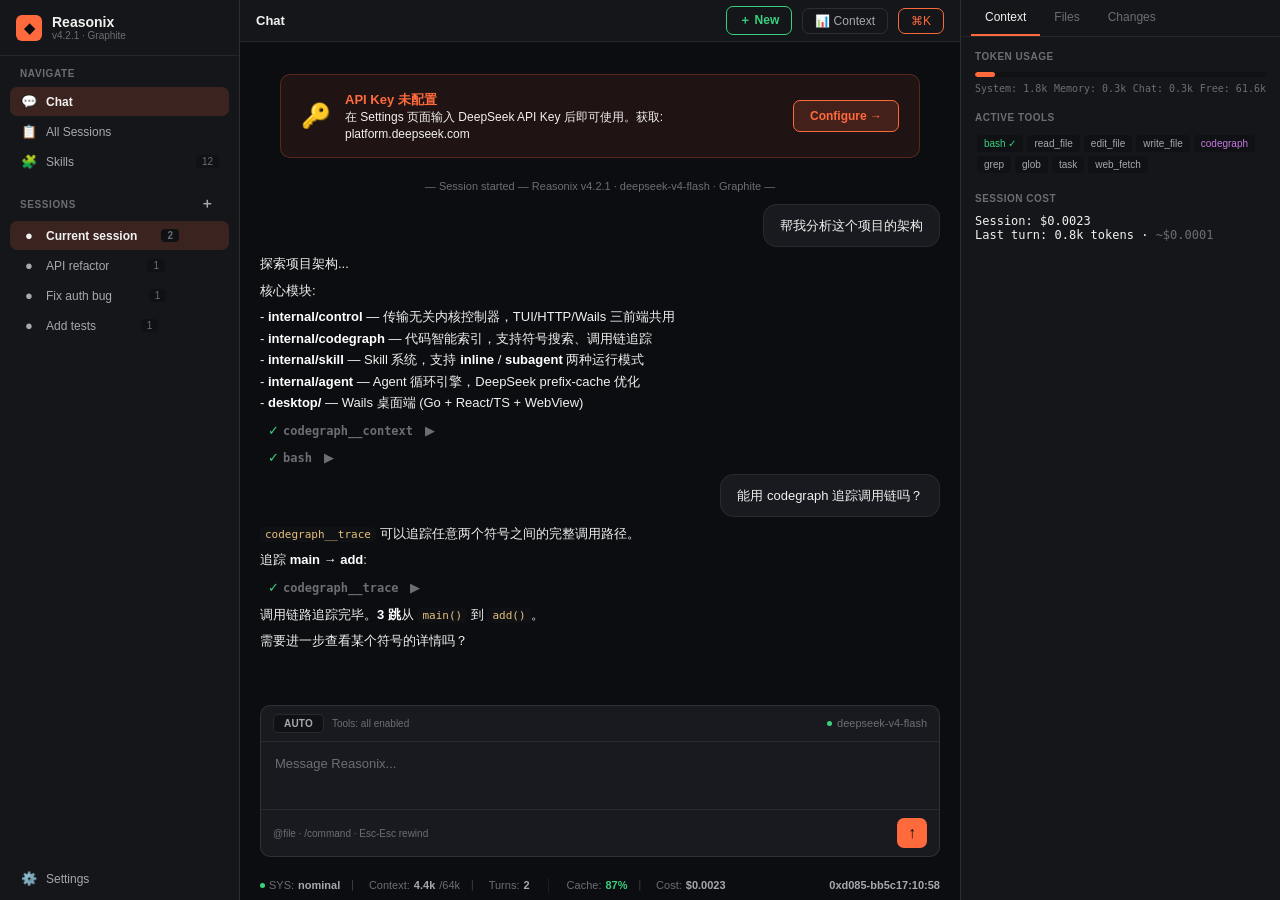
<file: index.html>
<!DOCTYPE html>
<html lang="en" data-platform="windows" data-theme-style="graphite">
<head>
<meta charset="UTF-8">
<meta name="viewport" content="width=device-width, initial-scale=1.0">
<title>Reasonix — AI Coding Agent</title>
<link rel="stylesheet" href="src/styles.css?v=2">
</head>
<body>
<div id="root"></div>
<script src="src/app.js?v=2"></script>
</body>
</html>
</file>
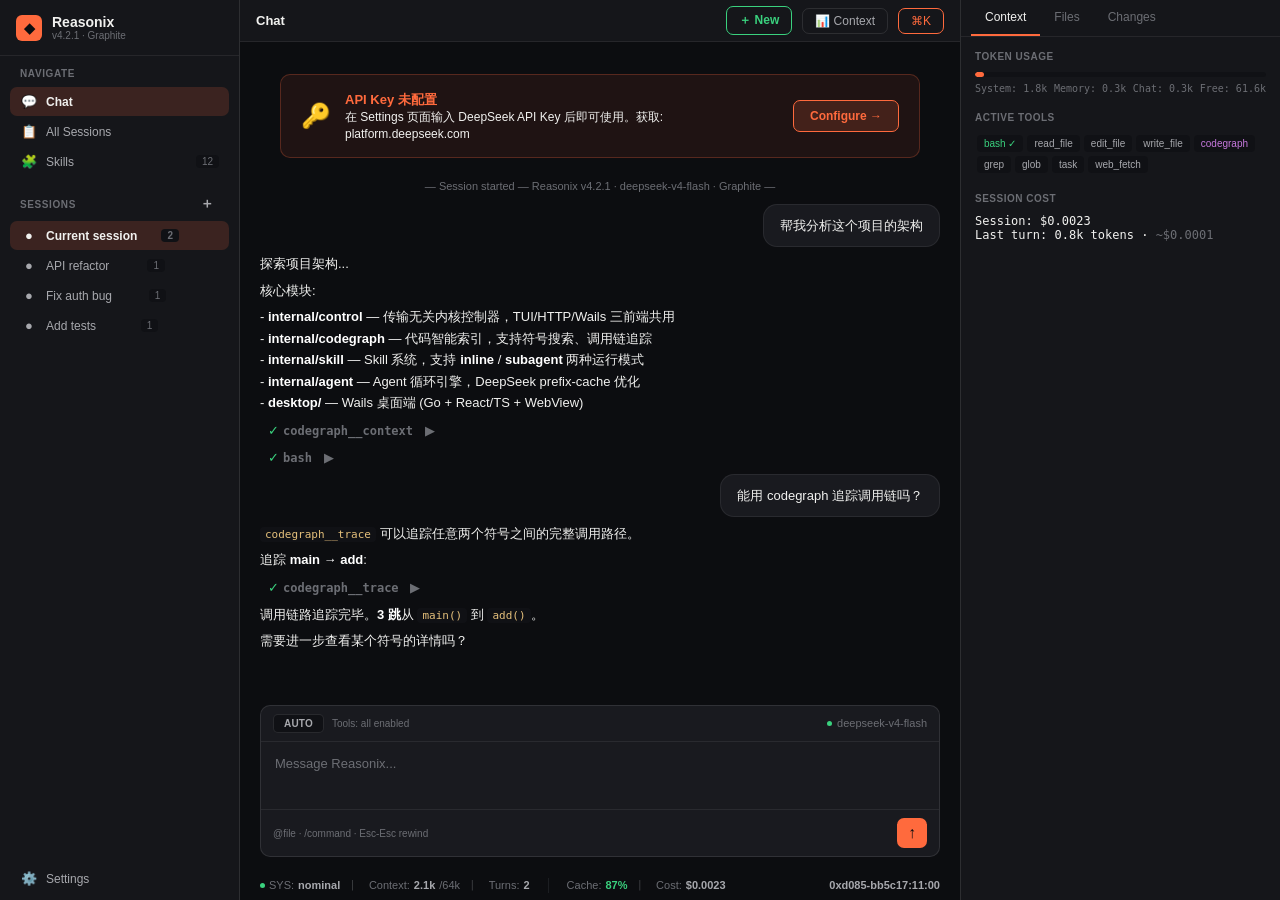
<file: reasonix-standalone.html>
<!DOCTYPE html>
<html lang="en" data-platform="windows" data-theme-style="graphite">
<head>
<meta charset="UTF-8">
<meta name="viewport" content="width=device-width,initial-scale=1.0">
<title>Reasonix</title>
<style>
/* ================================================================
   Reasonix Web — Faithful replica of the real Reasonix Desktop CSS
   Based on esengine/DeepSeek-Reasonix desktop/frontend/src/styles.css
   ================================================================ */

/* ===== CSS VARIABLES (Graphite theme - real Reasonix default) ===== */
:root {
  color-scheme: dark;
  /* surfaces */
  --bg: #0c0d10;
  --bg-soft: #101115;
  --bg-elev: #15161a;
  --bg-elev-2: #191a1f;
  --sidebar-bg: #15161a;
  --sidebar-hover: #1f2026;
  --sidebar-active: rgba(255, 106, 61, 0.16);
  --chat-bg: #0c0d10;
  --border: rgba(255, 255, 255, 0.10);
  --border-soft: rgba(255, 255, 255, 0.07);

  /* text */
  --fg: #f1f1ef;
  --fg-dim: #a7a8ad;
  --fg-faint: #6c6e74;

  /* brand + semantic */
  --accent: #ff6a3d;
  --accent-soft: rgba(255, 106, 61, 0.16);
  --accent-strong: #ff9a52;
  --ok: #3ad17e;
  --warn: #e3a23a;
  --err: #f0573f;
  --danger: #e5484d;

  /* diff */
  --add-bg: rgba(58, 209, 126, 0.12);
  --add-fg: #3ad17e;
  --del-bg: rgba(240, 87, 63, 0.12);
  --del-fg: #f0573f;

  /* fonts (system stack, no web fonts — matches real Reasonix) */
  --font-ui: -apple-system, BlinkMacSystemFont, "Segoe UI", "PingFang SC", "Microsoft YaHei", sans-serif;
  --font-mono: "Cascadia Code", "JetBrains Mono", "SF Mono", Consolas, monospace;
  --font-code: 12px;
  --font-caption: 11px;
  --font-status: 11px;

  --radius: 8px;
  --maxw: 820px;
  --mono: var(--font-mono);
  --sans: var(--font-ui);
}

/* ===== RESET ===== */
*, *::before, *::after { margin: 0; padding: 0; box-sizing: border-box; }
html, body, #root {
  height: 100%;
  margin: 0; padding: 0;
}
html { background: var(--bg); }
body {
  background: var(--bg); color: var(--fg);
  font-family: var(--font-ui); font-size: 13px; overflow: hidden;
  display: flex;
}
#root { flex: 1; min-width: 0; display: flex; }

/* ===== APP SHELL ===== */
#app {
  display: flex; width: 100%; flex: 1; min-width: 0;
}

/* ===== SIDEBAR ===== */
.sidebar {
  width: 240px; min-width: 180px; flex-shrink: 0;
  background: var(--sidebar-bg); border-right: 1px solid var(--border);
  display: flex; flex-direction: column; z-index: 10;
  -webkit-app-region: drag;
}
.sidebar__head {
  padding: 14px 16px; border-bottom: 1px solid var(--border-soft);
  display: flex; align-items: center; gap: 10px;
}
.sidebar__logo {
  width: 26px; height: 26px; border-radius: 6px;
  background: var(--accent); color: #0c0d10;
  font-weight: 700; font-size: 14px; flex-shrink: 0;
  display: flex; align-items: center; justify-content: center;
}
.sidebar__title { font-weight: 650; font-size: 14px; color: var(--fg); }
.sidebar__ver  { font-size: 10px; color: var(--fg-faint); }
.sidebar__sec  { padding: 6px 10px; }
.sidebar__label {
  font-size: 10px; text-transform: uppercase; letter-spacing: 0.06em;
  color: var(--fg-faint); padding: 6px 10px 8px; font-weight: 600;
}
.sidebar__item {
  display: flex; align-items: center; gap: 8px;
  padding: 7px 10px; border-radius: 7px;
  font-size: 12px; color: var(--fg-dim);
  cursor: pointer; transition: all 0.12s; margin-bottom: 1px;
  -webkit-app-region: no-drag;
}
.sidebar__item:hover { background: var(--sidebar-hover); color: var(--fg); }
.sidebar__item--active {
  background: var(--sidebar-active); color: var(--fg); font-weight: 600;
}
.sidebar__item .sb-ico { flex-shrink: 0; font-size: 13px; width: 18px; text-align: center; }
.sidebar__item .sb-tag {
  margin-left: auto; font-size: 10px; background: var(--bg-soft);
  color: var(--fg-faint); padding: 1px 6px; border-radius: 4px;
}
.sidebar__spacer { flex: 1; }
.sb-new-session {
  cursor: pointer; font-size: 14px; color: var(--fg-dim);
  padding: 2px 6px; border-radius: 4px; transition: all 0.12s;
  line-height: 1;
}
.sb-new-session:hover { background: var(--sidebar-hover); color: var(--ok); }
.sb-del-btn {
  margin-left: auto; cursor: pointer; opacity: 0;
  font-size: 10px; color: var(--fg-faint);
  transition: opacity 0.12s, color 0.12s;
  padding: 2px 4px; border-radius: 3px;
}
.sb-del-btn:hover { color: var(--err); background: rgba(240,87,63,0.12); }
.sidebar__item:hover .sb-del-btn { opacity: 1; }

/* ===== MAIN AREA ===== */
.main {
  flex: 1; display: flex; flex-direction: column; min-width: 0;
  background: var(--chat-bg);
}

/* ===== TOPIC BAR ===== */
.topicbar {
  height: 42px; min-height: 42px; flex-shrink: 0;
  display: flex; align-items: center; gap: 10px;
  padding: 0 16px; background: var(--bg-elev);
  border-bottom: 1px solid var(--border-soft);
}
.topicbar__title { font-weight: 650; font-size: 13px; }
.topicbar__cwd   { font-size: 11px; color: var(--fg-faint); font-family: var(--font-mono); }
.topicbar__spacer { flex: 1; }
.topicbar__btn {
  display: inline-flex; align-items: center; gap: 4px;
  padding: 5px 12px; border-radius: 7px;
  border: 1px solid var(--border); background: transparent;
  color: var(--fg-dim); font-size: 12px; cursor: pointer;
  font-family: var(--font-ui); transition: all 0.12s;
  -webkit-app-region: no-drag;
}
.topicbar__btn:hover { background: var(--sidebar-hover); color: var(--fg); }
.topicbar__btn--accent { border-color: var(--accent); color: var(--accent); }
.topicbar__btn--accent:hover { background: var(--accent-soft); }
.topicbar__btn--new-session {
  border-color: var(--ok); color: var(--ok);
  font-weight: 600;
}
.topicbar__btn--new-session:hover { background: rgba(58,209,126,0.12); }

/* ===== PAGE SYSTEM ===== */
.page-container { flex: 1; overflow: hidden; position: relative; }
.page { position: absolute; inset: 0; display: none; flex-direction: column; overflow: hidden; }
.page--active { display: flex; }

/* ===== CHAT PAGE ===== */
.transcript { flex: 1; overflow-y: auto; padding: 16px 0; }
.transcript__inner { max-width: var(--maxw); margin: 0 auto; padding: 0 20px; }

/* -- System message -- */
.msg--system { text-align: center; font-size: 11px; color: var(--fg-faint); padding: 6px 0; }

/* -- User message (matches real .msg--user) -- */
.msg--user { display: flex; justify-content: flex-end; margin: 6px 0; color: var(--fg); }
.msg--user .msg__body {
  max-width: 82%; background: var(--bg-elev-2);
  border: 1px solid var(--border-soft); border-radius: 14px;
  padding: 10px 16px; position: relative;
}
.msg--user .msg__text {
  white-space: pre-wrap; word-break: break-word;
  font-weight: 450; line-height: 1.65;
}

/* -- Assistant message (matches real .msg--assistant) -- */
.msg--assistant { margin: 6px 0; }
.msg--assistant .msg__body { line-height: 1.65; }
.msg--assistant .msg__body strong { color: #fff; font-weight: 600; }
.msg--assistant .msg__body em { color: var(--fg-dim); }
.msg--assistant .msg__body code {
  font-family: var(--font-mono); font-size: 11px;
  background: var(--bg-soft); padding: 1px 5px;
  border-radius: 4px; color: #e5c07b;
}
.msg--assistant .msg__body pre {
  background: var(--bg-soft); border: 1px solid var(--border);
  border-radius: 8px; padding: 12px 14px; margin: 8px 0;
  overflow-x: auto; font-family: var(--font-mono);
  font-size: 12px; line-height: 1.55; white-space: pre-wrap;
}
.msg--assistant .msg__body pre code { background: none; padding: 0; color: var(--fg-dim); }
.msg--assistant .msg__body p { margin: 5px 0; }
.msg--assistant .msg__body ul, .msg--assistant .msg__body ol { margin: 5px 0; padding-left: 20px; }

/* -- Tool card (matches real .tool) -- */
.tool {
  margin: 6px 0; overflow: hidden;
  content-visibility: auto; contain-intrinsic-size: 1px 36px;
}
.tool__head {
  display: flex; align-items: center; gap: 4px;
  padding: 3px 8px; background: none; border: none;
  color: var(--fg-faint); font: inherit; font-size: 13px;
  text-align: left; cursor: pointer; border-radius: 4px;
  width: 100%;
}
.tool__head:hover { color: var(--fg); }
.tool__status-icon { font-size: 13px; line-height: 1; flex-shrink: 0; }
.tool__status-icon--ok { color: var(--ok); }
.tool__status-icon--err { color: var(--err); }
.tool__status-icon--stopped { color: var(--fg-faint); }
.tool__name {
  font-family: var(--font-mono); font-size: var(--font-code);
  font-weight: 600; color: inherit; flex-shrink: 0;
}
.tool__subject {
  flex: 1 1 auto; min-width: 0; color: inherit;
  overflow: hidden; text-overflow: ellipsis; white-space: nowrap;
}
.tool__duration {
  color: inherit; font-variant-numeric: tabular-nums;
  white-space: nowrap; flex-shrink: 0;
}
.tool__chevron {
  flex-shrink: 0; color: var(--fg-faint);
  transition: transform 0.2s;
}
.tool__chevron--open { transform: rotate(90deg); }
.tool__body {
  overflow: hidden; border-left: 2px solid var(--border);
  padding-left: 12px; display: none;
}
.tool__body--open { display: block; }
.tool__body .code-block {
  background: var(--bg-soft); border: 1px solid var(--border);
  border-radius: 6px; padding: 8px 12px; margin: 4px 0;
  font-family: var(--font-mono); font-size: 11px;
  line-height: 1.5; overflow-x: auto; white-space: pre-wrap;
  color: var(--fg-dim); max-height: 280px; overflow-y: auto;
}
.tool__body .tool__showall {
  display: inline-block; margin-top: 4px; padding: 2px 8px;
  font-size: 11px; color: var(--accent); background: var(--accent-soft);
  border: none; border-radius: 4px; cursor: pointer; line-height: 1.6;
}
.tool__body .tool__showall:hover { background: rgba(255,106,61,0.25); }
.tool__note {
  font-size: var(--font-caption); color: var(--fg-faint); margin-top: 3px;
}
.tool__err {
  margin: 0 0 8px 0; padding: 7px 10px;
  background: var(--del-bg); color: var(--err);
  border-radius: 6px; font-family: var(--font-mono);
  font-size: 12px; white-space: pre-wrap;
}

/* ===== COMPOSER (matches real Composer styling) ===== */
.composer-wrap { flex-shrink: 0; padding: 0 20px 14px; max-width: var(--maxw); margin: 0 auto; width: 100%; }
.composer {
  border: 1px solid var(--border); border-radius: 10px;
  background: var(--bg-elev-2); transition: border-color 0.15s;
}
.composer:focus-within { border-color: var(--accent); }
.composer__row {
  display: flex; align-items: center; gap: 8px;
  padding: 8px 12px;
  border-bottom: 1px solid var(--border-soft);
}
.composer__row:last-child { border-bottom: none; border-top: 1px solid var(--border-soft); }

/* Mode chip */
.mode-chip {
  display: inline-flex; align-items: center; gap: 4px;
  padding: 3px 10px; border-radius: 5px;
  font-size: 10px; font-weight: 650; cursor: pointer;
  border: 1px solid var(--border); background: var(--bg-soft);
  color: var(--fg-dim); font-family: var(--font-ui);
  text-transform: uppercase; letter-spacing: 0.02em;
  transition: all 0.12s;
}
.mode-chip:hover { background: var(--bg-elev-2); color: var(--fg); }
.mode-chip--plan { background: var(--accent-soft); color: var(--accent); border-color: rgba(255,106,61,0.3); }
.mode-chip--plan:hover { background: rgba(255,106,61,0.25); }
.mode-chip--yolo { background: rgba(240,87,63,0.15); color: var(--err); border-color: rgba(240,87,63,0.3); }
.mode-chip--yolo:hover { background: rgba(240,87,63,0.25); }

.composer__model {
  margin-left: auto; font-size: 11px; color: var(--fg-faint);
  display: flex; align-items: center; gap: 5px;
}
.composer__model-dot { width: 5px; height: 5px; border-radius: 50%; background: var(--ok); flex-shrink: 0; }

.composer__textarea {
  width: 100%; min-height: 44px; max-height: 200px;
  padding: 12px 14px; background: transparent; border: none; outline: none;
  color: var(--fg); font-family: var(--font-ui); font-size: 13px;
  line-height: 1.55; resize: none; caret-color: var(--accent);
}
.composer__textarea::placeholder { color: var(--fg-faint); }

.composer__hint { font-size: 10px; color: var(--fg-faint); }

.composer__send {
  width: 30px; height: 30px; border-radius: 7px; flex-shrink: 0;
  border: none; background: var(--accent); color: #0c0d10;
  cursor: pointer; font-size: 16px; display: flex;
  align-items: center; justify-content: center;
  margin-left: auto; transition: all 0.12s;
}
.composer__send:hover { background: var(--accent-strong); }
.composer__send:active { transform: scale(0.95); }

/* ===== STATUS BAR (matches real .statusbar) ===== */
.statusbar {
  max-width: var(--maxw); margin: 7px auto 7px;
  display: flex; align-items: center; gap: 0;
  font-family: var(--font-ui); font-size: var(--font-status);
  font-variant-numeric: tabular-nums; line-height: 1.35;
  color: var(--fg-faint); white-space: nowrap; overflow: hidden;
  padding: 0 20px; width: 100%;
}
.statusbar__group {
  display: inline-flex; align-items: center; gap: 0;
  min-width: 0; flex-shrink: 0;
}
.statusbar__group + .statusbar__group {
  margin-left: 18px; padding-left: 18px;
  border-left: 1px solid rgba(108,110,116,0.18);
}
.statusbar__group > * + * {
  display: inline-flex; align-items: center;
}
.statusbar__group > * + *::before {
  content: "|"; margin: 0 9px;
  color: rgba(108,110,116,0.5);
  font-family: var(--font-mono); font-weight: 400;
}
.stat {
  display: inline-flex; align-items: center; gap: 4px;
  min-width: 0; white-space: nowrap;
  font-variant-numeric: tabular-nums;
}
.stat b { color: var(--fg-dim); font-weight: 600; }
.stat__label { color: var(--fg-faint); }
.statusbar__dot { width: 5px; height: 5px; border-radius: 50%; flex-shrink: 0; background: var(--ok); }
.statusbar__dot--busy { background: var(--warn); animation: pulse-dot 0.8s ease-in-out infinite; }
@keyframes pulse-dot { 0%,100%{opacity:1} 50%{opacity:0.4} }
.statusbar__plan { color: var(--accent); font-weight: 600; }
.statusbar__yolo { color: var(--err); font-weight: 600; }
.statusbar__spacer { flex: 1; }

/* ===== RIGHT DOCK ===== */
.rightdock {
  width: 320px; min-width: 260px; flex-shrink: 0;
  background: var(--bg-elev); border-left: 1px solid var(--border);
  display: flex; flex-direction: column; z-index: 10;
}
.rightdock__tabs {
  display: flex; border-bottom: 1px solid var(--border-soft);
  padding: 0 10px; flex-shrink: 0;
}
.rightdock__tab {
  padding: 10px 14px; font-size: 12px; color: var(--fg-faint);
  cursor: pointer; border-bottom: 2px solid transparent;
  font-weight: 500; transition: all 0.12s;
}
.rightdock__tab--active { color: var(--fg); border-bottom-color: var(--accent); }
.rightdock__tab:hover { color: var(--fg-dim); }
.rightdock__body { flex: 1; overflow-y: auto; padding: 14px; }
.rightdock__sec { margin-bottom: 18px; }
.rightdock__sec-title {
  font-size: 10px; text-transform: uppercase; letter-spacing: 0.05em;
  color: var(--fg-faint); margin-bottom: 10px; font-weight: 600;
}
.ctx-gauge {
  height: 5px; border-radius: 3px; background: var(--bg-soft);
  margin-bottom: 6px; overflow: hidden;
}
.ctx-gauge__fill { height: 100%; border-radius: 3px; background: var(--accent); transition: width 0.5s; }
.ctx-stats { display: flex; justify-content: space-between; font-size: 10px; color: var(--fg-faint); font-family: var(--font-mono); }
.file-row {
  display: flex; align-items: center; gap: 6px;
  padding: 5px 8px; border-radius: 6px;
  font-size: 12px; color: var(--fg-dim);
  cursor: pointer; transition: background 0.1s; min-height: 28px;
}
.file-row:hover { background: var(--sidebar-hover); color: var(--fg); }
.file-row .fr-add { color: var(--add-fg); margin-left: auto; font-size: 10px; font-family: var(--font-mono); }
.file-row .fr-del { color: var(--del-fg); margin-left: 4px; font-size: 10px; font-family: var(--font-mono); }
.tool-tag {
  display: inline-block; font-size: 10px; padding: 3px 7px; border-radius: 4px;
  background: var(--bg-soft); color: var(--fg-dim); margin: 2px;
}

/* ===== SETTINGS PAGE ===== */
.page--settings { padding: 30px 40px; max-width: 700px; overflow-y: auto; }
.page--settings h2 { font-size: 18px; font-weight: 650; margin-bottom: 24px; }
.set-group { margin-bottom: 28px; }
.set-group h3 { font-size: 11px; text-transform: uppercase; letter-spacing: 0.05em; color: var(--fg-faint); margin-bottom: 12px; font-weight: 600; }
.set-row { display: flex; align-items: center; justify-content: space-between; padding: 10px 0; border-bottom: 1px solid var(--border-soft); }
.set-row .lbl { font-size: 13px; color: var(--fg); }
.set-row .desc { font-size: 11px; color: var(--fg-faint); margin-top: 2px; }
.set-row select, .set-row input[type=text] { background: var(--bg-soft); border: 1px solid var(--border); border-radius: 6px; color: var(--fg); padding: 6px 10px; font-size: 12px; font-family: inherit; min-width: 160px; }
.toggle-sw { width: 40px; height: 22px; border-radius: 11px; background: var(--bg-soft); border: 1px solid var(--border); cursor: pointer; position: relative; transition: all 0.2s; }
.toggle-sw--on { background: var(--accent); border-color: var(--accent); }
.toggle-sw::after { content: ''; position: absolute; top: 2px; left: 2px; width: 16px; height: 16px; border-radius: 50%; background: #fff; transition: transform 0.2s; }
.toggle-sw--on::after { transform: translateX(18px); }

/* ===== SESSIONS PAGE ===== */
.page--sessions { padding: 30px 40px; max-width: 700px; overflow-y: auto; }
.page--sessions h2 { font-size: 18px; font-weight: 650; margin-bottom: 20px; }
.sess-card {
  background: var(--bg-elev); border: 1px solid var(--border);
  border-radius: 9px; padding: 14px 16px; margin-bottom: 8px;
  cursor: pointer; transition: all 0.12s; display: flex; align-items: center; gap: 12px;
}
.sess-card:hover { background: var(--bg-elev-2); border-color: rgba(255,255,255,0.15); }
.sess-card__av { width: 34px; height: 34px; border-radius: 7px; background: var(--bg-soft); display: flex; align-items: center; justify-content: center; font-size: 15px; flex-shrink: 0; }
.sess-card__info { flex: 1; }
.sess-card__name { font-weight: 600; font-size: 13px; }
.sess-card__sub { font-size: 11px; color: var(--fg-faint); margin-top: 2px; }
.sess-card__meta { font-size: 10px; color: var(--fg-faint); text-align: right; }

/* ===== SKILLS PAGE ===== */
.page--skills { padding: 30px 40px; max-width: 700px; overflow-y: auto; }
.page--skills h2 { font-size: 18px; font-weight: 650; margin-bottom: 6px; }
.skill-tag-inline { display: inline-block; padding: 2px 8px; border-radius: 4px; font-size: 10px; background: rgba(58,209,126,0.12); color: var(--ok); margin-left: 6px; }
.skill-tag-sub { display: inline-block; padding: 2px 8px; border-radius: 4px; font-size: 10px; background: rgba(198,120,221,0.12); color: #c678dd; margin-left: 6px; }

/* ===== COMMAND PALETTE OVERLAY ===== */
.palette-overlay {
  position: fixed; inset: 0; background: rgba(0,0,0,0.55);
  z-index: 100; display: none; align-items: flex-start; justify-content: center;
  padding-top: 15vh;
}
.palette-overlay--open { display: flex; }
.palette {
  width: 560px; max-width: 92vw; background: var(--bg-elev);
  border: 1px solid var(--border); border-radius: 12px;
  box-shadow: 0 20px 60px rgba(0,0,0,0.5); overflow: hidden;
}
.palette__input {
  padding: 16px 18px; border-bottom: 1px solid var(--border-soft);
}
.palette__input input {
  width: 100%; background: transparent; border: none; outline: none;
  color: var(--fg); font-size: 15px; font-family: var(--font-ui);
  caret-color: var(--accent);
}
.palette__input input::placeholder { color: var(--fg-faint); }
.palette__list { padding: 8px; max-height: 400px; overflow-y: auto; }
.palette__item {
  display: flex; align-items: center; gap: 10px;
  padding: 10px 14px; border-radius: 8px;
  cursor: pointer; transition: background 0.1s;
}
.palette__item:hover { background: var(--sidebar-hover); }
.palette__item-icon { width: 28px; height: 28px; border-radius: 6px; background: var(--bg-soft); display: flex; align-items: center; justify-content: center; font-size: 14px; flex-shrink: 0; }
.palette__item-name { font-weight: 600; font-size: 13px; }
.palette__item-desc { font-size: 11px; color: var(--fg-faint); }
.palette__item kbd { font-size: 10px; background: var(--bg-soft); padding: 2px 6px; border-radius: 4px; color: var(--fg-faint); margin-left: auto; }

/* ===== SCROLLBAR ===== */
::-webkit-scrollbar { width: 5px; }
::-webkit-scrollbar-track { background: transparent; }
::-webkit-scrollbar-thumb { background: rgba(255,255,255,0.07); border-radius: 3px; }
::-webkit-scrollbar-thumb:hover { background: rgba(255,255,255,0.13); }

/* ===== RESPONSIVE ===== */
@media (max-width: 800px) { .sidebar, .rightdock { display: none; } }

</style>
</head>
<body>
<div id="root"></div>
<script>
/* ================================================================
   Reasonix Web App — Faithful replica of real Reasonix Desktop
   Based on App.tsx, ToolCard.tsx, Message.tsx, StatusBar.tsx
   ================================================================ */
(function() {
"use strict";

// ===== API CONFIG =====
// Key is stored in browser localStorage via Settings page.
// No key is embedded in source — user must configure it on first use.
var AppConfig = {
  DEEPSEEK_API_KEY: ''  // populated from localStorage at boot
};

// ===== LOAD SAVED KEY =====
function loadApiKey() {
  var saved = localStorage.getItem('reasonix_api_key');
  if (saved) {
    AppConfig.DEEPSEEK_API_KEY = saved;
    return true;
  }
  return false;
}

// ===== STATE =====
var state = {
  page: 'chat',
  session: 'current',
  mode: 'auto',       // auto | plan | yolo
  dockOpen: true,
  dockTab: 'context',
  paletteOpen: false,
  turnCount: 5,
  sessionCounter: 5   // for generating unique session IDs
};

// ===== SESSION ORDER (for sidebar display) =====
var sessionOrder = ['current', 'api', 'auth', 'test'];

// ===== CREATE SESSION =====
function createSession(name) {
  state.sessionCounter++;
  var id = 'session-' + state.sessionCounter;
  var label = name || ('New session ' + state.sessionCounter);
  sessions[id] = [
    { role:'system', text:'Session started — Reasonix v4.2.1 · deepseek-v4-flash · ' + label }
  ];
  sessionLabels[id] = label;
  sessionIcons[id] = '💬';
  sessionOrder.unshift(id);
  state.session = id;
  rebuildSidebar();
  navigate('chat', id);
  return id;
}

// ===== DELETE SESSION =====
function deleteSession(id) {
  if (sessionOrder.length <= 1) return;
  delete sessions[id];
  sessionOrder = sessionOrder.filter(function(s) { return s !== id; });
  if (state.session === id) {
    state.session = sessionOrder[0];
  }
  rebuildSidebar();
  navigate('chat', state.session);
}

// ===== SESSION DATA =====
var sessions = {};
sessions['current'] = [
  { role:'system', text:'Session started — Reasonix v4.2.1 · deepseek-v4-flash · Graphite' },
  { role:'user', text:'帮我分析这个项目的架构' },
  { role:'agent', text:'探索项目架构...\n\n核心模块:\n\n- **internal/control** — 传输无关内核控制器，TUI/HTTP/Wails 三前端共用\n- **internal/codegraph** — 代码智能索引，支持符号搜索、调用链追踪\n- **internal/skill** — Skill 系统，支持 **inline** / **subagent** 两种运行模式\n- **internal/agent** — Agent 循环引擎，DeepSeek prefix-cache 优化\n- **desktop/** — Wails 桌面端 (Go + React/TS + WebView)', tools:[
    { name:'codegraph__context', status:'ok', output:'Found 15 symbols across 8 files.\nEntry point: control.Controller\nRelated: boot.Build, event.Sink, skill.Store, agent.Loop' },
    { name:'bash', status:'ok', output:'$ ls internal/\nacp/  agent/  boot/  codegraph/  control/\nskill/  tool/  memory/  checkpoint/\n$ wc -l internal/**/*.go\n  12417 total' }
  ]},
  { role:'user', text:'能用 codegraph 追踪调用链吗？' },
  { role:'agent', text:'`codegraph__trace` 可以追踪任意两个符号之间的完整调用路径。\n\n追踪 **main → add**:', tools:[
    { name:'codegraph__trace', status:'ok', output:'Trace: main → add\n────────────────────\n1. main (line 11)\n   result = calculate_sum(3, 4)\n   │\n2. calculate_sum (line 1)\n   return add(a, b)\n   │\n3. add (line 6)\n   return x + y\n\n3 hops. Full path resolved.' }
  ]},
  { role:'agent', text:'调用链路追踪完毕。**3 跳**从 `main()` 到 `add()`。\n\n需要进一步查看某个符号的详情吗？' }
];

sessions['api'] = [
  { role:'system', text:'Session: API refactor · deepseek-v4-flash' },
  { role:'user', text:'Refactor the user API to use the new validation middleware' },
  { role:'agent', text:'分析 `internal/api/user.go`。当前验证逻辑分散在 3 个 handler 中。可以提取到共享中间件 `internal/middleware/validation.go`，减少 ~120 行重复代码。', tools:[
    { name:'read_file', status:'ok', output:'// internal/api/user.go\nfunc (h *UserHandler) CreateUser(w, r) {\n  // 45 lines of inline validation...\n  if err := validateEmail(req.Email); err != nil { ... }\n  if err := validatePassword(req.Password); err != nil { ... }\n}' },
    { name:'write_file', status:'ok', output:'Created: internal/middleware/validation.go\n+ ValidateUserInput middleware\n+ Email, Password, Username validators\n+ 85 lines' }
  ]},
  { role:'agent', text:'重构完成。`ValidateUserInput` 中间件提取了共享验证逻辑，3 个 handler 各自减少 ~40 行。测试通过 ✓' }
];

sessions['auth'] = [
  { role:'system', text:'Session: Fix auth bug · deepseek-v4-pro' },
  { role:'user', text:'JWT token 刷新失败，返回 401' },
  { role:'agent', text:'定位到 `internal/auth/refresh.go:42`。`expiresAt` 比较使用 `time.Now()` 而非 `time.Now().UTC()`，导致时区不一致。', tools:[
    { name:'codegraph__search', status:'ok', output:'Symbol: refreshToken\nLocation: internal/auth/refresh.go:42\nCallers: AuthMiddleware, LoginHandler' },
    { name:'bash', status:'ok', output:'$ go test ./internal/auth/... -run TestRefresh\n--- FAIL: TestRefresh/expired_token\n    refresh_test.go:67: expected 200, got 401\nFAIL' }
  ]},
  { role:'agent', text:'修复：`time.Now()` → `time.Now().UTC()`。所有测试通过 ✓' }
];

sessions['test'] = [
  { role:'system', text:'Session: Add tests · deepseek-v4-flash' },
  { role:'user', text:'Add unit tests for the skill loader' },
  { role:'agent', text:'为 `internal/skill/skill.go` 添加测试覆盖。测试项目:\n- Skill 解析 (parse)\n- Scope 优先级\n- Frontmatter 解析\n- Subagent 检测', tools:[
    { name:'write_file', status:'ok', output:'Created: internal/skill/skill_test.go\n+ 8 test cases:\n  - parse() with/without frontmatter\n  - runAs detection (inline vs subagent)\n  - name validation\n  - scope priority resolution' },
    { name:'bash', status:'ok', output:'$ go test ./internal/skill/ -v -cover\n=== RUN   TestParse\n--- PASS: TestParse (0.00s)\n...\ncoverage: 78.3% of statements\nok      reasonix/internal/skill  0.123s' }
  ]}
];

// ===== SKILL DATA =====
var skills = [
  { name:'frontend-design', run:'inline', desc:'Create distinctive, production-grade frontend interfaces with high design quality.', body:'# frontend-design\n\nThis skill guides creation of distinctive, production-grade frontend interfaces.\n\n## Design Thinking\nBefore coding, understand the context and commit to a BOLD aesthetic:\n- Purpose: What problem does this interface solve?\n- Tone: Pick an extreme direction\n- Differentiator: What makes this UNFORGETTABLE?\n\n## Implementation\n- Typography: Beautiful, unique fonts — avoid Arial/Inter\n- Color & Theme: CSS variables, committed palette\n- Motion: CSS-only animations, staggered reveals\n- Spatial: Asymmetry, overlap, generous negative space' },
  { name:'explore', run:'subagent', desc:'Explore the codebase in an isolated subagent — wide-net read-only investigation.', body:'# explore (subagent)\n\nRuns in an isolated subagent loop — tool calls and reasoning never enter parent context.\n\n**Allowed tools:** read_file, grep, glob, lsp_*\n\nReturn one distilled answer with file:line citations.' },
  { name:'review', run:'subagent', desc:'Review pending changes (current branch diff) — correctness, security, tests.', body:'# review (subagent)\n\nFlags: correctness, security, missing tests, hidden behavior.\n\nRead-only per file:line. You decide what to act on.' },
  { name:'test', run:'inline', desc:'Run the project test suite, diagnose failures, propose+apply fixes until green.', body:'# test\n\n1. Run tests\n2. Diagnose failures\n3. Apply minimal fix\n4. Re-run\n\nStop after 2 attempts on the same failure — ask the user.' },
  { name:'security-review', run:'subagent', desc:'Security-focused review: injection, authz, secrets, deserialization.', body:'# security-review (subagent)\n\nFlags: injection, authz, secrets, deserialization, path-traversal, crypto.\n\nSeverity-tagged. Read-only.' },
  { name:'systematic-debugging', run:'inline', desc:'Use when encountering any bug, test failure, or unexpected behavior.', body:'# systematic-debugging\n\nBefore proposing fixes:\n1. Reproduce\n2. Isolate root cause\n3. Write failing test\n4. Apply minimal fix\n5. Verify' },
  { name:'brainstorming', run:'inline', desc:'Use before any creative work — features, components, functionality.', body:'# brainstorming\n\nGenerate 3-5 diverse approaches. For each:\n- Pros / cons\n- Complexity\n- Risk\n\nRecommend one with rationale.' },
  { name:'executing-plans', run:'inline', desc:'Execute an approved implementation plan with review checkpoints.', body:'# executing-plans\n\nExecute plan steps in a separate session. Each step requires evidence before advancing.' },
  { name:'requesting-code-review', run:'inline', desc:'Use when completing tasks or before merging to verify work.', body:'# requesting-code-review\n\nPrepare review request with:\n- Summary of changes\n- Key decisions\n- Focus areas' },
  { name:'subagent-driven-development', run:'inline', desc:'Execute implementation plans by dispatching independent tasks to parallel subagents.', body:'# subagent-driven-development\n\nDispatch independent tasks to parallel subagents. Merge results after all complete.' },
  { name:'canvas-design', run:'inline', desc:'Create beautiful visual art in .png and .pdf documents using design philosophy.', body:'# canvas-design\n\nCreate visual art outputting .png or .pdf.\n\nUse p5.js for algorithmic art with seeded randomness.' },
  { name:'doc-coauthoring', run:'inline', desc:'Guide users through a structured workflow for co-authoring documentation.', body:'# doc-coauthoring\n\nStructured workflow:\n1. Outline → 2. Draft → 3. Review → 4. Polish' }
];

// ===== PALETTE COMMANDS =====
var paletteCommands = [
  { icon:'🔍', name:'/review', desc:'Code review current changes', action:function(){ closePalette(); alert('Running code review on current changes...'); }},
  { icon:'🧪', name:'/test', desc:'Run project test suite', action:function(){ closePalette(); alert('Running test suite...'); }},
  { icon:'📝', name:'/init', desc:'Generate AGENTS.md project memory', action:function(){ closePalette(); alert('Generating AGENTS.md...'); }},
  { icon:'↩️', name:'/rewind', desc:'Rewind last turn', action:function(){ closePalette(); alert('Rewinding last turn...'); }},
  { icon:'🩺', name:'/doctor', desc:'System diagnostics check', action:function(){ closePalette(); alert('Running diagnostics...\n\n✓ codegraph daemon: running\n✓ MCP bridges: 3 connected\n✓ Skills: 12 loaded\n✓ Tools: 14 available'); }},
  { icon:'🆕', name:'/skill new', desc:'Create a new skill', action:function(){ closePalette(); navigate('skills'); }},
  { icon:'🧠', name:'/memory', desc:'View and edit project memory', action:function(){ closePalette(); alert('Project Memory (REASONIX.md):\n\n- Hierarchical docs loaded\n- 3 facts in auto-memory store\n- Prefix cache: warm'); }},
  { icon:'⚙️', name:'Settings', desc:'Open settings panel', action:function(){ closePalette(); navigate('settings'); }}
];

// ===== DOM REFS =====
var $ = function(id) { return document.getElementById(id); };
var root = $('root');

// ===== BUILD HTML =====
function buildHTML() {
  var h = '';
  h += '<div id="app">';

  // SIDEBAR
  h += '<aside class="sidebar">';
  h += '<div class="sidebar__head"><div class="sidebar__logo">◆</div><div><div class="sidebar__title">Reasonix</div><div class="sidebar__ver">v4.2.1 · Graphite</div></div></div>';
  h += '<div class="sidebar__sec">';
  h += '<div class="sidebar__label">Navigate</div>';
  h += '<div class="sidebar__item sidebar__item--active" data-nav="chat"><span class="sb-ico">💬</span> Chat</div>';
  h += '<div class="sidebar__item" data-nav="sessions"><span class="sb-ico">📋</span> All Sessions</div>';
  h += '<div class="sidebar__item" data-nav="skills"><span class="sb-ico">🧩</span> Skills<span class="sb-tag">12</span></div>';
  h += '</div>';
  h += '<div class="sidebar__sec">';
  h += '<div class="sidebar__label" style="display:flex;justify-content:space-between;align-items:center">Sessions <span style="cursor:pointer;font-size:14px;color:var(--fg-dim);padding:0 4px;border-radius:4px" onclick="App.createSession()" title="New Session">＋</span></div>';
  h += '<div id="sidebarSessions"></div>';
  h += '</div>';
  h += '<div class="sidebar__spacer"></div>';
  h += '<div class="sidebar__sec"><div class="sidebar__item" data-nav="settings"><span class="sb-ico">⚙️</span> Settings</div></div>';
  h += '</aside>';

  // MAIN
  h += '<div class="main">';
  // Topicbar
  h += '<div class="topicbar">';
  h += '<span class="topicbar__title" id="pageTitle">Chat</span>';
  h += '<span class="topicbar__cwd" id="pageSub"></span>';
  h += '<span class="topicbar__spacer"></span>';
  h += '<button class="topicbar__btn topicbar__btn--new-session" onclick="App.createSession()" title="New Session">＋ New</button>';
  h += '<button class="topicbar__btn" onclick="App.toggleDock()">📊 Context</button>';
  h += '<button class="topicbar__btn topicbar__btn--accent" onclick="App.openPalette()">⌘K</button>';
  h += '</div>';

  // Pages
  h += '<div class="page-container" id="pageContainer">';
  // Chat page
  h += '<div class="page page--active" id="page-chat">';
  h += '<div class="transcript" id="transcript"><div class="transcript__inner" id="transcriptInner"></div></div>';
  h += '<div class="composer-wrap"><div class="composer" id="composer">';
  h += '<div class="composer__row">';
  h += '<span class="mode-chip" id="modeChip" onclick="App.cycleMode()">AUTO</span>';
  h += '<span style="font-size:10px;color:var(--fg-faint)">Tools: all enabled</span>';
  h += '<span class="composer__model"><span class="composer__model-dot"></span> deepseek-v4-flash</span>';
  h += '</div>';
  h += '<textarea class="composer__textarea" id="composerInput" placeholder="Message Reasonix..." rows="2"></textarea>';
  h += '<div class="composer__row">';
  h += '<span class="composer__hint">@file · /command · Esc-Esc rewind</span>';
  h += '<button class="composer__send" id="sendBtn" title="Send (Enter)">↑</button>';
  h += '</div>';
  h += '</div></div>';
  h += '</div>';

  // Sessions page
  h += '<div class="page page--sessions" id="page-sessions">';
  h += '<h2>All Sessions</h2>';
  h += '<div id="sessionsList"></div>';
  h += '</div>';

  // Skills page
  h += '<div class="page page--skills" id="page-skills">';
  h += '<h2>Loaded Skills</h2><p style="color:var(--fg-faint);font-size:12px;margin-bottom:18px">12 skills loaded from project and global scopes</p>';
  h += '<div id="skillsList"></div>';
  h += '</div>';

  // Skill detail page
  h += '<div class="page page--skills" id="page-skill-detail"><div id="skillDetail"></div></div>';

  // Settings page
  h += '<div class="page page--settings" id="page-settings">';
  h += '<h2>Settings</h2>';
  h += '<div class="set-group"><h3>Model</h3>';
  h += '<div class="set-row"><div><div class="lbl">Default Model</div><div class="desc">Provider + model for new sessions</div></div><select><option>deepseek-v4-flash</option><option>deepseek-v4-pro</option><option>mimo-pro</option></select></div>';
  h += '<div class="set-row"><div><div class="lbl">Effort</div><div class="desc">Reasoning depth</div></div><select><option>medium</option><option>low</option><option>high</option></select></div>';
  h += '</div>';
  h += '<div class="set-group"><h3>API</h3>';
  h += '<div class="set-row"><div style="flex:1"><div class="lbl">DeepSeek API Key</div><div class="desc">Stored locally in browser. Get one at platform.deepseek.com</div></div><input type="password" id="apiKeyInput" style="width:260px;font-family:var(--font-mono);font-size:11px" placeholder="sk-..."></div>';
  h += '<div class="set-row"><div><div class="lbl">Save Key</div><div class="desc">Persists in browser localStorage</div></div><button class="topicbar__btn topicbar__btn--accent" onclick="App.saveApiKey()" style="padding:6px 16px">Save</button></div>';
  h += '</div>';
  h += '<div class="set-group"><h3>Interface</h3>';
  h += '<div class="set-row"><div><div class="lbl">Theme</div></div><select><option>Graphite</option><option>Aurora</option><option>Slate</option><option>Carbon</option></select></div>';
  h += '<div class="set-row"><div><div class="lbl">Font Size</div></div><select><option>13px</option><option>14px</option><option>12px</option></select></div>';
  h += '<div class="set-row"><div><div class="lbl">Context Panel</div></div><span class="toggle-sw toggle-sw--on" id="toggleDock" onclick="this.classList.toggle(\'toggle-sw--on\');App.toggleDock()"></span></div>';
  h += '</div>';
  h += '<div class="set-group"><h3>Agent</h3>';
  h += '<div class="set-row"><div><div class="lbl">Approval Mode</div><div class="desc">Tool call approval</div></div><select><option>Auto (default)</option><option>Plan mode</option><option>Manual</option></select></div>';
  h += '<div class="set-row"><div><div class="lbl">Sandbox</div></div><span class="toggle-sw" onclick="this.classList.toggle(\'toggle-sw--on\')"></span></div>';
  h += '<div class="set-row"><div><div class="lbl">Anonymous usage ping</div></div><span class="toggle-sw toggle-sw--on" onclick="this.classList.toggle(\'toggle-sw--on\')"></span></div>';
  h += '</div></div>';
  h += '</div>'; // page-container

  // STATUS BAR
  h += '<div class="statusbar" id="statusbar">';
  h += '<div class="statusbar__group">';
  h += '<span class="stat"><span class="statusbar__dot" id="sysDot"></span> <span class="stat__label">SYS:</span> <b>nominal</b></span>';
  h += '<span class="stat"><span class="stat__label">Context:</span> <b id="ctxVal">2.4k</b>/64k</span>';
  h += '<span class="stat"><span class="stat__label">Turns:</span> <b id="turnVal">5</b></span>';
  h += '</div>';
  h += '<div class="statusbar__group">';
  h += '<span class="stat"><span class="stat__label">Cache:</span> <b style="color:var(--ok)">87%</b></span>';
  h += '<span class="stat"><span class="stat__label">Cost:</span> <b>$0.0023</b></span>';
  h += '</div>';
  h += '<span class="statusbar__spacer"></span>';
  h += '<span class="stat"><b>0xd085-bb5c</b></span>';
  h += '<span class="stat"><b id="clockVal">00:00:00</b></span>';
  h += '</div>';
  h += '</div>'; // main

  // RIGHT DOCK
  h += '<aside class="rightdock" id="rightdock">';
  h += '<div class="rightdock__tabs">';
  h += '<span class="rightdock__tab rightdock__tab--active" data-docktab="context">Context</span>';
  h += '<span class="rightdock__tab" data-docktab="files">Files</span>';
  h += '<span class="rightdock__tab" data-docktab="changes">Changes</span>';
  h += '</div>';
  h += '<div class="rightdock__body">';
  // Context
  h += '<div id="dock-context">';
  h += '<div class="rightdock__sec"><div class="rightdock__sec-title">Token Usage</div><div class="ctx-gauge"><div class="ctx-gauge__fill" id="ctxGauge" style="width:3.8%"></div></div><div class="ctx-stats"><span>System: 1.8k</span><span>Memory: 0.3k</span><span>Chat: 0.3k</span><span>Free: 61.6k</span></div></div>';
  h += '<div class="rightdock__sec"><div class="rightdock__sec-title">Active Tools</div><span class="tool-tag" style="color:var(--ok)">bash ✓</span><span class="tool-tag">read_file</span><span class="tool-tag">edit_file</span><span class="tool-tag">write_file</span><span class="tool-tag" style="color:#c678dd">codegraph</span><span class="tool-tag">grep</span><span class="tool-tag">glob</span><span class="tool-tag">task</span><span class="tool-tag">web_fetch</span></div>';
  h += '<div class="rightdock__sec"><div class="rightdock__sec-title">Session Cost</div><div style="font-size:12px;font-family:var(--font-mono)">Session: <span style="color:var(--fg)">$0.0023</span><br>Last turn: 0.8k tokens · <span style="color:var(--fg-faint)">~$0.0001</span></div></div>';
  h += '</div>';
  // Files
  h += '<div id="dock-files" style="display:none"><div class="rightdock__sec"><div class="rightdock__sec-title">Workspace Files</div><div class="file-row">📄 reasonix-gui.html</div><div class="file-row">📄 reasonix-gui-plan.md</div><div class="file-row">📄 test_graph.py</div><div class="file-row">📜 analyze.ps1</div><div class="file-row">📜 strings.ps1</div></div></div>';
  // Changes
  h += '<div id="dock-changes" style="display:none"><div class="rightdock__sec"><div class="rightdock__sec-title">Modified</div><div class="file-row">M reasonix-gui.html<span class="fr-add">+798</span><span class="fr-del">-0</span></div><div class="file-row">M reasonix-gui-plan.md<span class="fr-add">+145</span></div></div></div>';
  h += '</div></aside>';

  // PALETTE OVERLAY
  h += '<div class="palette-overlay" id="paletteOverlay">';
  h += '<div class="palette"><div class="palette__input"><input type="text" placeholder="Type a command..." id="paletteInput"></div><div class="palette__list" id="paletteList"></div></div>';
  h += '</div>';

  h += '</div>'; // app
  root.innerHTML = h;
}

// ===== RENDER =====
function esc(s) {
  var d = document.createElement('div');
  d.textContent = s;
  return d.innerHTML;
}

function mdToHTML(s) {
  var h = esc(s);
  h = h.replace(/\*\*(.+?)\*\*/g, '<strong>$1</strong>');
  h = h.replace(/`([^`]+)`/g, '<code>$1</code>');
  h = h.replace(/```([\s\S]*?)```/g, function(_, c) {
    return '<pre><code>' + c.trim() + '</code></pre>';
  });
  h = h.replace(/\n\n/g, '</p><p>');
  h = h.replace(/\n/g, '<br>');
  h = '<p>' + h + '</p>';
  h = h.replace(/<p><\/p>/g, '');
  return h;
}

function renderChat() {
  var msgs = sessions[state.session] || sessions['current'];
  var h = '';
  for (var i = 0; i < msgs.length; i++) {
    var m = msgs[i];
    if (m.role === 'system') {
      h += '<div class="msg--system">— ' + esc(m.text) + ' —</div>';
    } else if (m.role === 'user') {
      h += '<div class="msg--user"><div class="msg__body"><div class="msg__text">' + esc(m.text) + '</div></div></div>';
    } else {
      h += '<div class="msg--assistant"><div class="msg__body">' + mdToHTML(m.text) + '</div>';
      if (m.tools) {
        for (var j = 0; j < m.tools.length; j++) {
          var t = m.tools[j];
          var icon = t.name.indexOf('codegraph') === 0 ? '◈' : t.name === 'bash' ? '&gt;' : '✓';
          var statusIcon = t.status === 'ok' ? '<span class="tool__status-icon tool__status-icon--ok">✓</span>' :
                           t.status === 'err' ? '<span class="tool__status-icon tool__status-icon--err">✗</span>' : '';
          h += '<div class="tool">';
          h += '<button class="tool__head" onclick="var b=this.nextElementSibling;b.style.display=b.style.display===\'block\'?\'none\':\'block\';this.querySelector(\'.tool__chevron\').classList.toggle(\'tool__chevron--open\')">';
          h += statusIcon;
          h += '<span class="tool__name">' + esc(t.name) + '</span>';
          h += '<span class="tool__duration">&nbsp;</span>';
          h += '<span class="tool__chevron">▶</span>';
          h += '</button>';
          h += '<div class="tool__body"><div class="code-block">' + esc(t.output) + '</div></div>';
          h += '</div>';
        }
      }
      h += '</div>';
    }
  }
  $('transcriptInner').innerHTML = h;
  var ts = $('transcript');
  ts.scrollTop = ts.scrollHeight;
  state.turnCount = msgs.filter(function(m){ return m.role === 'user'; }).length;
  $('turnVal').textContent = state.turnCount;
}

// ===== REBUILD SIDEBAR SESSIONS =====
var sessionIcons = { 'current':'💬', 'api':'📋', 'auth':'🐛', 'test':'📦' };
var sessionLabels = { 'current':'Current session', 'api':'API refactor', 'auth':'Fix auth bug', 'test':'Add tests' };

function rebuildSidebar() {
  var container = document.getElementById('sidebarSessions');
  if (!container) return;
  var h = '';
  for (var i = 0; i < sessionOrder.length; i++) {
    var id = sessionOrder[i];
    var msgs = sessions[id] || [];
    var turnCount = msgs.filter(function(m){ return m.role === 'user'; }).length;
    var active = (id === state.session) ? ' sidebar__item--active' : '';
    var icon = sessionIcons[id] || '💬';
    var label = sessionLabels[id] || (id.replace('session-', 'New session '));
    var tag = turnCount > 0 ? '<span class="sb-tag">' + turnCount + '</span>' : '';
    h += '<div class="sidebar__item' + active + '" data-nav="chat" data-session="' + id + '"><span class="sb-ico">●</span> ' + esc(label) + tag;
    if (sessionOrder.length > 1) {
      h += '<span class="sb-del-btn" data-del="' + id + '" onclick="event.stopPropagation();App.deleteSession(\'' + id + '\')" title="Delete session">✕</span>';
    }
    h += '</div>';
  }
  container.innerHTML = h;

  // Rebind sidebar item clicks via delegation is already set up
}

function renderSessions() {
  var h = '';
  // New session card first
  h += '<div class="sess-card" style="border-color:var(--ok);border-style:dashed" onclick="App.createSession()"><div class="sess-card__av" style="background:rgba(58,209,126,0.12);color:var(--ok)">＋</div><div class="sess-card__info"><div class="sess-card__name" style="color:var(--ok)">New Session</div><div class="sess-card__sub">Start a fresh conversation</div></div></div>';
  for (var i = 0; i < sessionOrder.length; i++) {
    var id = sessionOrder[i];
    var msgs = sessions[id] || [];
    var turns = msgs.filter(function(m){ return m.role === 'user'; }).length;
    var label = sessionLabels[id] || id.replace('session-', 'New session ');
    var icon = sessionIcons[id] || '💬';
    var sub = (id === 'current') ? 'reasonix-platform/ · deepseek-v4-flash' :
              (id === 'api') ? 'backend/ · deepseek-v4-flash' :
              (id === 'auth') ? 'auth-service/ · deepseek-v4-pro' :
              (id === 'test') ? 'core/ · deepseek-v4-flash' :
              'New session · deepseek-v4-flash';
    var meta = turns + ' turns';
    h += '<div class="sess-card" data-goto="chat" data-session="' + id + '"><div class="sess-card__av">' + icon + '</div><div class="sess-card__info"><div class="sess-card__name">' + esc(label) + '</div><div class="sess-card__sub">' + esc(sub) + '</div></div><div class="sess-card__meta">' + esc(meta) + '</div></div>';
  }
  $('sessionsList').innerHTML = h;
  bindSessionCards();
}

function renderSkills() {
  var h = '';
  for (var i = 0; i < skills.length; i++) {
    var s = skills[i];
    var tag = s.run === 'subagent' ? '<span class="skill-tag-sub">🧬 subagent</span>' : '<span class="skill-tag-inline">📄 inline</span>';
    h += '<div class="sess-card" data-skill-idx="' + i + '"><div class="sess-card__av">' + (s.run==='subagent'?'🧬':'📄') + '</div><div class="sess-card__info"><div class="sess-card__name">' + esc(s.name) + tag + '</div><div class="sess-card__sub">' + esc(s.desc) + '</div></div></div>';
  }
  $('skillsList').innerHTML = h;
  bindSkillCards();
}

function renderSkillDetail(idx) {
  var s = skills[idx];
  var tag = s.run === 'subagent' ? 'skill-tag-sub' : 'skill-tag-inline';
  var label = s.run === 'subagent' ? '🧬 subagent' : '📄 inline';
  var h = '<div style="padding:30px 40px;max-width:700px">';
  h += '<h2>' + esc(s.name) + '</h2>';
  h += '<div style="margin-bottom:16px"><span class="' + tag + '">' + label + '</span> <span style="font-size:11px;color:var(--fg-faint);margin-left:8px">Scope: project</span></div>';
  h += '<div style="font-size:13px;line-height:1.6;color:var(--fg-dim);margin-bottom:20px">' + esc(s.desc) + '</div>';
  h += '<div style="font-size:10px;text-transform:uppercase;letter-spacing:.05em;color:var(--fg-faint);margin-bottom:10px;font-weight:600">Body</div>';
  h += '<pre style="background:var(--bg-soft);border:1px solid var(--border);border-radius:8px;padding:16px;font-family:var(--font-mono);font-size:12px;line-height:1.6;color:var(--fg-dim);overflow-x:auto;white-space:pre-wrap">' + esc(s.body) + '</pre>';
  h += '<button style="margin-top:20px;padding:8px 16px;border-radius:7px;border:1px solid var(--border);background:var(--bg-soft);color:var(--fg-dim);cursor:pointer;font-family:var(--font-ui);font-size:12px" onclick="App.navigate(\'skills\')">← Back to Skills</button>';
  h += '</div>';
  $('skillDetail').innerHTML = h;
}

// ===== BINDINGS =====
function bindSessionCards() {
  var cards = document.querySelectorAll('#sessionsList .sess-card');
  for (var i = 0; i < cards.length; i++) {
    cards[i].addEventListener('click', function() {
      var s = this.dataset.session;
      if (s) { navigate('chat', s); return; }
    });
  }
}

function bindSkillCards() {
  var cards = document.querySelectorAll('#skillsList .sess-card');
  for (var i = 0; i < cards.length; i++) {
    cards[i].addEventListener('click', function() {
      var idx = parseInt(this.dataset.skillIdx);
      showSkillDetail(idx);
    });
  }
}

function showSkillDetail(idx) {
  renderSkillDetail(idx);
  showPage('page-skill-detail');
  document.getElementById('pageTitle').textContent = skills[idx].name;
  document.getElementById('pageSub').textContent = 'Skill Detail';
  showComposer(false);
  updateSidebarActive('skills');
}

// ===== NAVIGATION =====
function navigate(page, session) {
  state.page = page;
  if (session) state.session = session;
  rebuildSidebar();
  updateSidebarActive(page, session);
  var pageId = 'page-' + page;
  showPage(pageId);
  document.getElementById('pageTitle').textContent =
    { chat:'Chat', sessions:'All Sessions', skills:'Skills', settings:'Settings' }[page] || page;
  var sub = '';
  if (page === 'chat' && state.session !== 'current') {
    sub = sessionLabels[state.session] || state.session;
  }
  document.getElementById('pageSub').textContent = sub;
  showComposer(page === 'chat');
  if (page === 'chat') renderChat();
  if (page === 'sessions') renderSessions();
  if (page === 'skills') renderSkills();
  if (page === 'settings') {
    var keyInput = document.getElementById('apiKeyInput');
    if (keyInput) {
      keyInput.value = localStorage.getItem('reasonix_api_key') || AppConfig.DEEPSEEK_API_KEY || '';
    }
  }
}

function showPage(id) {
  var pages = document.querySelectorAll('.page');
  for (var i = 0; i < pages.length; i++) pages[i].classList.remove('page--active');
  var target = document.getElementById(id);
  if (target) target.classList.add('page--active');
}

function showComposer(show) {
  var cw = document.querySelector('.composer-wrap');
  if (cw) cw.style.display = show ? '' : 'none';
}

function updateSidebarActive(page, session) {
  var items = document.querySelectorAll('.sidebar__item');
  for (var i = 0; i < items.length; i++) {
    var it = items[i];
    var nav = it.dataset.nav;
    var ses = it.dataset.session;
    it.classList.remove('sidebar__item--active');
    if (nav === page && (!ses || ses === (session || state.session))) {
      it.classList.add('sidebar__item--active');
    }
  }
}

// ===== MODE =====
function cycleMode() {
  var modes = ['auto', 'plan', 'yolo'];
  var idx = modes.indexOf(state.mode);
  state.mode = modes[(idx + 1) % 3];
  var chip = $('modeChip');
  chip.textContent = state.mode.toUpperCase();
  chip.className = 'mode-chip mode-chip--' + state.mode;
}

// ===== SEND =====
function send() {
  var ta = $('composerInput');
  var txt = ta.value.trim();
  if (!txt || state.page !== 'chat') return;
  if (!sessions[state.session]) sessions[state.session] = [];
  sessions[state.session].push({ role:'user', text:txt });
  ta.value = ''; ta.style.height = 'auto';
  renderChat();

  // Thinking indicator
  var inner = $('transcriptInner');
  var dot = document.createElement('div');
  dot.className = 'msg--assistant';
  dot.innerHTML = '<div class="msg__body"><p style="color:var(--fg-faint)">Thinking<span class="dot1">.</span><span class="dot2">.</span><span class="dot3">.</span></p></div>';
  inner.appendChild(dot);
  var ts = $('transcript');
  ts.scrollTop = ts.scrollHeight;
  var d1 = dot.querySelector('.dot1'), d2 = dot.querySelector('.dot2'), d3 = dot.querySelector('.dot3');
  var dotAnim = setInterval(function() {
    d1.style.opacity = d1.style.opacity === '1' ? '0.3' : '1';
    setTimeout(function(){ d2.style.opacity = d2.style.opacity === '1' ? '0.3' : '1'; }, 200);
    setTimeout(function(){ d3.style.opacity = d3.style.opacity === '1' ? '0.3' : '1'; }, 400);
  }, 600);

  // Build messages array from session history
  var apiMessages = [];
  var history = sessions[state.session] || [];
  for (var i = 0; i < history.length; i++) {
    var msg = history[i];
    if (msg.role === 'system') {
      apiMessages.push({ role: 'system', content: msg.text });
    } else if (msg.role === 'user') {
      apiMessages.push({ role: 'user', content: msg.text });
    } else if (msg.role === 'agent') {
      apiMessages.push({ role: 'assistant', content: msg.text });
    }
  }

  // Call real DeepSeek API
  var apiKey = AppConfig.DEEPSEEK_API_KEY;
  if (!apiKey) {
    clearInterval(dotAnim);
    dot.remove();
    sessions[state.session].push({
      role:'agent',
      text:'⚠️ **API Key 未配置**\n\n请在 Settings 页面输入你的 DeepSeek API Key，或在 `.env` 文件中设置 `DEEPSEEK_API_KEY`。\n\n获取 Key: [platform.deepseek.com](https://platform.deepseek.com)'
    });
    renderChat();
    updateContext();
    return;
  }

  fetch('https://api.deepseek.com/v1/chat/completions', {
    method: 'POST',
    headers: {
      'Content-Type': 'application/json',
      'Authorization': 'Bearer ' + apiKey
    },
    body: JSON.stringify({
      model: 'deepseek-v4-flash',
      messages: apiMessages,
      max_tokens: 4096,
      temperature: 0.0
    })
  })
  .then(function(res) {
    if (!res.ok) {
      return res.json().then(function(err) {
        throw new Error('API Error ' + res.status + ': ' + (err.error && err.error.message || res.statusText));
      });
    }
    return res.json();
  })
  .then(function(data) {
    clearInterval(dotAnim);
    dot.remove();
    var reply = data.choices && data.choices[0] && data.choices[0].message;
    if (reply && reply.content) {
      sessions[state.session].push({
        role:'agent',
        text: reply.content
      });
    } else {
      sessions[state.session].push({
        role:'agent',
        text:'(Empty response from API)'
      });
    }
    // Update context usage if available
    if (data.usage) {
      var total = data.usage.total_tokens || 0;
      document.getElementById('ctxVal').textContent = (total / 1000).toFixed(1) + 'k';
    }
    renderChat();
    updateContext();
  })
  .catch(function(err) {
    clearInterval(dotAnim);
    dot.remove();
    sessions[state.session].push({
      role:'agent',
      text:'❌ **API 调用失败**\n\n```\n' + err.message + '\n```\n\n请检查:\n- API Key 是否正确\n- 网络连接是否正常\n- 是否需要配置代理'
    });
    renderChat();
    updateContext();
  });
}

// ===== DOCK =====
function switchDockTab(tab) {
  state.dockTab = tab;
  var tabs = document.querySelectorAll('.rightdock__tab');
  for (var i = 0; i < tabs.length; i++) {
    tabs[i].classList.toggle('rightdock__tab--active', tabs[i].dataset.docktab === tab);
  }
  $('dock-context').style.display = tab === 'context' ? '' : 'none';
  $('dock-files').style.display = tab === 'files' ? '' : 'none';
  $('dock-changes').style.display = tab === 'changes' ? '' : 'none';
}

function toggleDock() {
  state.dockOpen = !state.dockOpen;
  $('rightdock').style.display = state.dockOpen ? '' : 'none';
}

// ===== PALETTE =====
function openPalette() {
  state.paletteOpen = true;
  $('paletteOverlay').classList.add('palette-overlay--open');
  $('paletteInput').value = '';
  $('paletteInput').focus();
  renderPalette('');
}

function closePalette() {
  state.paletteOpen = false;
  $('paletteOverlay').classList.remove('palette-overlay--open');
}

function renderPalette(query) {
  var h = '';
  var lq = query.toLowerCase();
  for (var i = 0; i < paletteCommands.length; i++) {
    var c = paletteCommands[i];
    if (query && c.name.toLowerCase().indexOf(lq) === -1 && c.desc.toLowerCase().indexOf(lq) === -1) continue;
    h += '<div class="palette__item" data-pidx="' + i + '"><span class="palette__item-icon">' + c.icon + '</span><div><div class="palette__item-name">' + esc(c.name) + '</div><div class="palette__item-desc">' + esc(c.desc) + '</div></div><kbd>⏎</kbd></div>';
  }
  $('paletteList').innerHTML = h;
  var items = document.querySelectorAll('#paletteList .palette__item');
  for (var j = 0; j < items.length; j++) {
    items[j].addEventListener('click', function() {
      paletteCommands[parseInt(this.dataset.pidx)].action();
    });
  }
}

// ===== CONTEXT =====
function updateContext() {
  var t = Math.floor(2000 + Math.random() * 3000);
  $('ctxVal').textContent = (t / 1000).toFixed(1) + 'k';
  $('ctxGauge').style.width = (t / 64000 * 100) + '%';
}

// ===== CLOCK =====
function tick() { $('clockVal').textContent = new Date().toTimeString().slice(0, 8); }

// ===== EVENT SETUP =====
function setupEvents() {
  // Send button
  $('sendBtn').addEventListener('click', send);

  // Composer keyboard
  $('composerInput').addEventListener('keydown', function(e) {
    if (e.key === 'Enter' && !e.shiftKey) { e.preventDefault(); send(); }
    var self = this;
    setTimeout(function() {
      self.style.height = 'auto';
      self.style.height = Math.min(self.scrollHeight, 200) + 'px';
    }, 0);
  });

  // Sidebar clicks — use event delegation since items rebuild dynamically
  document.querySelector('.sidebar').addEventListener('click', function(e) {
    var item = e.target.closest('.sidebar__item');
    if (!item) return;
    // Ignore if clicking delete button
    if (e.target.closest('.sb-del-btn')) return;
    var nav = item.dataset.nav;
    var ses = item.dataset.session;
    if (nav) navigate(nav, ses || 'current');
  });

  // Dock tabs
  var dockTabs = document.querySelectorAll('.rightdock__tab');
  for (var j = 0; j < dockTabs.length; j++) {
    dockTabs[j].addEventListener('click', function() {
      switchDockTab(this.dataset.docktab);
    });
  }

  // Palette
  $('paletteOverlay').addEventListener('click', function(e) {
    if (e.target === this) closePalette();
  });
  $('paletteInput').addEventListener('input', function() {
    renderPalette(this.value);
  });
  $('paletteInput').addEventListener('keydown', function(e) {
    if (e.key === 'Escape') closePalette();
    if (e.key === 'Enter') {
      var first = document.querySelector('#paletteList .palette__item');
      if (first) paletteCommands[parseInt(first.dataset.pidx)].action();
    }
  });

  // Global keyboard
  document.addEventListener('keydown', function(e) {
    if ((e.metaKey || e.ctrlKey) && e.key === 'k') { e.preventDefault(); openPalette(); }
    if ((e.metaKey || e.ctrlKey) && e.key === 'n') { e.preventDefault(); createSession(); }
    if (e.key === 'Escape' && state.paletteOpen) closePalette();
  });
}

// ===== PUBLIC API =====
window.App = {
  navigate: navigate,
  cycleMode: cycleMode,
  toggleDock: toggleDock,
  openPalette: openPalette,
  closePalette: closePalette,
  send: send,
  createSession: function(name) { createSession(name); },
  deleteSession: function(id) { deleteSession(id); },
  saveApiKey: function() {
    var key = document.getElementById('apiKeyInput').value.trim();
    if (key) {
      localStorage.setItem('reasonix_api_key', key);
      AppConfig.DEEPSEEK_API_KEY = key;
      hideKeyBanner();
      alert('API Key saved ✓');
    }
  }
};

// ===== BOOT =====
try {
  loadApiKey();
  buildHTML();
  setupEvents();
  rebuildSidebar();
  navigate('chat', 'current');
  renderSessions();
  renderSkills();
  updateContext();
  setInterval(tick, 1000);
  tick();
  // Show key prompt if no key configured
  if (!AppConfig.DEEPSEEK_API_KEY) {
    showKeyBanner();
  }
} catch(e) {
  document.getElementById('root').innerHTML = '<div style="padding:40px;color:#f0573f;font-family:monospace"><h2>Boot Error</h2><pre>' + e.message + '\n\n' + e.stack + '</pre></div>';
  console.error(e);
}

// ===== KEY BANNER =====
function showKeyBanner() {
  var banner = document.createElement('div');
  banner.id = 'key-banner';
  banner.innerHTML = '<div style="margin:16px 20px;max-width:820px;padding:16px 20px;background:rgba(255,106,61,0.08);border:1px solid rgba(255,106,61,0.25);border-radius:10px;display:flex;align-items:center;gap:14px">' +
    '<span style="font-size:24px">🔑</span>' +
    '<div style="flex:1"><b style="color:var(--accent)">API Key 未配置</b><br><span style="font-size:12px;color:var(--fg-dim))">在 Settings 页面输入 DeepSeek API Key 后即可使用。获取: platform.deepseek.com</span></div>' +
    '<button onclick="App.navigate(\'settings\')" style="padding:8px 16px;border-radius:7px;border:1px solid var(--accent);background:var(--accent-soft);color:var(--accent);cursor:pointer;font-family:inherit;font-size:12px;white-space:nowrap;font-weight:600">Configure →</button>' +
    '</div>';
  var wrap = document.querySelector('.transcript__inner');
  if (wrap) wrap.insertBefore(banner, wrap.firstChild);
}

// ===== HIDE KEY BANNER =====
function hideKeyBanner() {
  var b = document.getElementById('key-banner');
  if (b) b.remove();
}

})();

</script>
</body>
</html>
</file>
<file: src/styles.css>
/* ================================================================
   Reasonix Web — Faithful replica of the real Reasonix Desktop CSS
   Based on esengine/DeepSeek-Reasonix desktop/frontend/src/styles.css
   ================================================================ */

/* ===== CSS VARIABLES (Graphite theme - real Reasonix default) ===== */
:root {
  color-scheme: dark;
  /* surfaces */
  --bg: #0c0d10;
  --bg-soft: #101115;
  --bg-elev: #15161a;
  --bg-elev-2: #191a1f;
  --sidebar-bg: #15161a;
  --sidebar-hover: #1f2026;
  --sidebar-active: rgba(255, 106, 61, 0.16);
  --chat-bg: #0c0d10;
  --border: rgba(255, 255, 255, 0.10);
  --border-soft: rgba(255, 255, 255, 0.07);

  /* text */
  --fg: #f1f1ef;
  --fg-dim: #a7a8ad;
  --fg-faint: #6c6e74;

  /* brand + semantic */
  --accent: #ff6a3d;
  --accent-soft: rgba(255, 106, 61, 0.16);
  --accent-strong: #ff9a52;
  --ok: #3ad17e;
  --warn: #e3a23a;
  --err: #f0573f;
  --danger: #e5484d;

  /* diff */
  --add-bg: rgba(58, 209, 126, 0.12);
  --add-fg: #3ad17e;
  --del-bg: rgba(240, 87, 63, 0.12);
  --del-fg: #f0573f;

  /* fonts (system stack, no web fonts — matches real Reasonix) */
  --font-ui: -apple-system, BlinkMacSystemFont, "Segoe UI", "PingFang SC", "Microsoft YaHei", sans-serif;
  --font-mono: "Cascadia Code", "JetBrains Mono", "SF Mono", Consolas, monospace;
  --font-code: 12px;
  --font-caption: 11px;
  --font-status: 11px;

  --radius: 8px;
  --maxw: 820px;
  --mono: var(--font-mono);
  --sans: var(--font-ui);
}

/* ===== RESET ===== */
*, *::before, *::after { margin: 0; padding: 0; box-sizing: border-box; }
html, body, #root {
  height: 100%;
  margin: 0; padding: 0;
}
html { background: var(--bg); }
body {
  background: var(--bg); color: var(--fg);
  font-family: var(--font-ui); font-size: 13px; overflow: hidden;
  display: flex;
}
#root { flex: 1; min-width: 0; display: flex; }

/* ===== APP SHELL ===== */
#app {
  display: flex; width: 100%; flex: 1; min-width: 0;
}

/* ===== SIDEBAR ===== */
.sidebar {
  width: 240px; min-width: 180px; flex-shrink: 0;
  background: var(--sidebar-bg); border-right: 1px solid var(--border);
  display: flex; flex-direction: column; z-index: 10;
  -webkit-app-region: drag;
}
.sidebar__head {
  padding: 14px 16px; border-bottom: 1px solid var(--border-soft);
  display: flex; align-items: center; gap: 10px;
}
.sidebar__logo {
  width: 26px; height: 26px; border-radius: 6px;
  background: var(--accent); color: #0c0d10;
  font-weight: 700; font-size: 14px; flex-shrink: 0;
  display: flex; align-items: center; justify-content: center;
}
.sidebar__title { font-weight: 650; font-size: 14px; color: var(--fg); }
.sidebar__ver  { font-size: 10px; color: var(--fg-faint); }
.sidebar__sec  { padding: 6px 10px; }
.sidebar__label {
  font-size: 10px; text-transform: uppercase; letter-spacing: 0.06em;
  color: var(--fg-faint); padding: 6px 10px 8px; font-weight: 600;
}
.sidebar__item {
  display: flex; align-items: center; gap: 8px;
  padding: 7px 10px; border-radius: 7px;
  font-size: 12px; color: var(--fg-dim);
  cursor: pointer; transition: all 0.12s; margin-bottom: 1px;
  -webkit-app-region: no-drag;
}
.sidebar__item:hover { background: var(--sidebar-hover); color: var(--fg); }
.sidebar__item--active {
  background: var(--sidebar-active); color: var(--fg); font-weight: 600;
}
.sidebar__item .sb-ico { flex-shrink: 0; font-size: 13px; width: 18px; text-align: center; }
.sidebar__item .sb-tag {
  margin-left: auto; font-size: 10px; background: var(--bg-soft);
  color: var(--fg-faint); padding: 1px 6px; border-radius: 4px;
}
.sidebar__spacer { flex: 1; }
.sb-new-session {
  cursor: pointer; font-size: 14px; color: var(--fg-dim);
  padding: 2px 6px; border-radius: 4px; transition: all 0.12s;
  line-height: 1;
}
.sb-new-session:hover { background: var(--sidebar-hover); color: var(--ok); }
.sb-del-btn {
  margin-left: auto; cursor: pointer; opacity: 0;
  font-size: 10px; color: var(--fg-faint);
  transition: opacity 0.12s, color 0.12s;
  padding: 2px 4px; border-radius: 3px;
}
.sb-del-btn:hover { color: var(--err); background: rgba(240,87,63,0.12); }
.sidebar__item:hover .sb-del-btn { opacity: 1; }

/* ===== MAIN AREA ===== */
.main {
  flex: 1; display: flex; flex-direction: column; min-width: 0;
  background: var(--chat-bg);
}

/* ===== TOPIC BAR ===== */
.topicbar {
  height: 42px; min-height: 42px; flex-shrink: 0;
  display: flex; align-items: center; gap: 10px;
  padding: 0 16px; background: var(--bg-elev);
  border-bottom: 1px solid var(--border-soft);
}
.topicbar__title { font-weight: 650; font-size: 13px; }
.topicbar__cwd   { font-size: 11px; color: var(--fg-faint); font-family: var(--font-mono); }
.topicbar__spacer { flex: 1; }
.topicbar__btn {
  display: inline-flex; align-items: center; gap: 4px;
  padding: 5px 12px; border-radius: 7px;
  border: 1px solid var(--border); background: transparent;
  color: var(--fg-dim); font-size: 12px; cursor: pointer;
  font-family: var(--font-ui); transition: all 0.12s;
  -webkit-app-region: no-drag;
}
.topicbar__btn:hover { background: var(--sidebar-hover); color: var(--fg); }
.topicbar__btn--accent { border-color: var(--accent); color: var(--accent); }
.topicbar__btn--accent:hover { background: var(--accent-soft); }
.topicbar__btn--new-session {
  border-color: var(--ok); color: var(--ok);
  font-weight: 600;
}
.topicbar__btn--new-session:hover { background: rgba(58,209,126,0.12); }

/* ===== PAGE SYSTEM ===== */
.page-container { flex: 1; overflow: hidden; position: relative; }
.page { position: absolute; inset: 0; display: none; flex-direction: column; overflow: hidden; }
.page--active { display: flex; }

/* ===== CHAT PAGE ===== */
.transcript { flex: 1; overflow-y: auto; padding: 16px 0; }
.transcript__inner { max-width: var(--maxw); margin: 0 auto; padding: 0 20px; }

/* -- System message -- */
.msg--system { text-align: center; font-size: 11px; color: var(--fg-faint); padding: 6px 0; }

/* -- User message (matches real .msg--user) -- */
.msg--user { display: flex; justify-content: flex-end; margin: 6px 0; color: var(--fg); }
.msg--user .msg__body {
  max-width: 82%; background: var(--bg-elev-2);
  border: 1px solid var(--border-soft); border-radius: 14px;
  padding: 10px 16px; position: relative;
}
.msg--user .msg__text {
  white-space: pre-wrap; word-break: break-word;
  font-weight: 450; line-height: 1.65;
}

/* -- Assistant message (matches real .msg--assistant) -- */
.msg--assistant { margin: 6px 0; }
.msg--assistant .msg__body { line-height: 1.65; }
.msg--assistant .msg__body strong { color: #fff; font-weight: 600; }
.msg--assistant .msg__body em { color: var(--fg-dim); }
.msg--assistant .msg__body code {
  font-family: var(--font-mono); font-size: 11px;
  background: var(--bg-soft); padding: 1px 5px;
  border-radius: 4px; color: #e5c07b;
}
.msg--assistant .msg__body pre {
  background: var(--bg-soft); border: 1px solid var(--border);
  border-radius: 8px; padding: 12px 14px; margin: 8px 0;
  overflow-x: auto; font-family: var(--font-mono);
  font-size: 12px; line-height: 1.55; white-space: pre-wrap;
}
.msg--assistant .msg__body pre code { background: none; padding: 0; color: var(--fg-dim); }
.msg--assistant .msg__body p { margin: 5px 0; }
.msg--assistant .msg__body ul, .msg--assistant .msg__body ol { margin: 5px 0; padding-left: 20px; }

/* -- Tool card (matches real .tool) -- */
.tool {
  margin: 6px 0; overflow: hidden;
  content-visibility: auto; contain-intrinsic-size: 1px 36px;
}
.tool__head {
  display: flex; align-items: center; gap: 4px;
  padding: 3px 8px; background: none; border: none;
  color: var(--fg-faint); font: inherit; font-size: 13px;
  text-align: left; cursor: pointer; border-radius: 4px;
  width: 100%;
}
.tool__head:hover { color: var(--fg); }
.tool__status-icon { font-size: 13px; line-height: 1; flex-shrink: 0; }
.tool__status-icon--ok { color: var(--ok); }
.tool__status-icon--err { color: var(--err); }
.tool__status-icon--stopped { color: var(--fg-faint); }
.tool__name {
  font-family: var(--font-mono); font-size: var(--font-code);
  font-weight: 600; color: inherit; flex-shrink: 0;
}
.tool__subject {
  flex: 1 1 auto; min-width: 0; color: inherit;
  overflow: hidden; text-overflow: ellipsis; white-space: nowrap;
}
.tool__duration {
  color: inherit; font-variant-numeric: tabular-nums;
  white-space: nowrap; flex-shrink: 0;
}
.tool__chevron {
  flex-shrink: 0; color: var(--fg-faint);
  transition: transform 0.2s;
}
.tool__chevron--open { transform: rotate(90deg); }
.tool__body {
  overflow: hidden; border-left: 2px solid var(--border);
  padding-left: 12px; display: none;
}
.tool__body--open { display: block; }
.tool__body .code-block {
  background: var(--bg-soft); border: 1px solid var(--border);
  border-radius: 6px; padding: 8px 12px; margin: 4px 0;
  font-family: var(--font-mono); font-size: 11px;
  line-height: 1.5; overflow-x: auto; white-space: pre-wrap;
  color: var(--fg-dim); max-height: 280px; overflow-y: auto;
}
.tool__body .tool__showall {
  display: inline-block; margin-top: 4px; padding: 2px 8px;
  font-size: 11px; color: var(--accent); background: var(--accent-soft);
  border: none; border-radius: 4px; cursor: pointer; line-height: 1.6;
}
.tool__body .tool__showall:hover { background: rgba(255,106,61,0.25); }
.tool__note {
  font-size: var(--font-caption); color: var(--fg-faint); margin-top: 3px;
}
.tool__err {
  margin: 0 0 8px 0; padding: 7px 10px;
  background: var(--del-bg); color: var(--err);
  border-radius: 6px; font-family: var(--font-mono);
  font-size: 12px; white-space: pre-wrap;
}

/* ===== COMPOSER (matches real Composer styling) ===== */
.composer-wrap { flex-shrink: 0; padding: 0 20px 14px; max-width: var(--maxw); margin: 0 auto; width: 100%; }
.composer {
  border: 1px solid var(--border); border-radius: 10px;
  background: var(--bg-elev-2); transition: border-color 0.15s;
}
.composer:focus-within { border-color: var(--accent); }
.composer__row {
  display: flex; align-items: center; gap: 8px;
  padding: 8px 12px;
  border-bottom: 1px solid var(--border-soft);
}
.composer__row:last-child { border-bottom: none; border-top: 1px solid var(--border-soft); }

/* Mode chip */
.mode-chip {
  display: inline-flex; align-items: center; gap: 4px;
  padding: 3px 10px; border-radius: 5px;
  font-size: 10px; font-weight: 650; cursor: pointer;
  border: 1px solid var(--border); background: var(--bg-soft);
  color: var(--fg-dim); font-family: var(--font-ui);
  text-transform: uppercase; letter-spacing: 0.02em;
  transition: all 0.12s;
}
.mode-chip:hover { background: var(--bg-elev-2); color: var(--fg); }
.mode-chip--plan { background: var(--accent-soft); color: var(--accent); border-color: rgba(255,106,61,0.3); }
.mode-chip--plan:hover { background: rgba(255,106,61,0.25); }
.mode-chip--yolo { background: rgba(240,87,63,0.15); color: var(--err); border-color: rgba(240,87,63,0.3); }
.mode-chip--yolo:hover { background: rgba(240,87,63,0.25); }

.composer__model {
  margin-left: auto; font-size: 11px; color: var(--fg-faint);
  display: flex; align-items: center; gap: 5px;
}
.composer__model-dot { width: 5px; height: 5px; border-radius: 50%; background: var(--ok); flex-shrink: 0; }

.composer__textarea {
  width: 100%; min-height: 44px; max-height: 200px;
  padding: 12px 14px; background: transparent; border: none; outline: none;
  color: var(--fg); font-family: var(--font-ui); font-size: 13px;
  line-height: 1.55; resize: none; caret-color: var(--accent);
}
.composer__textarea::placeholder { color: var(--fg-faint); }

.composer__hint { font-size: 10px; color: var(--fg-faint); }

.composer__send {
  width: 30px; height: 30px; border-radius: 7px; flex-shrink: 0;
  border: none; background: var(--accent); color: #0c0d10;
  cursor: pointer; font-size: 16px; display: flex;
  align-items: center; justify-content: center;
  margin-left: auto; transition: all 0.12s;
}
.composer__send:hover { background: var(--accent-strong); }
.composer__send:active { transform: scale(0.95); }

/* ===== STATUS BAR (matches real .statusbar) ===== */
.statusbar {
  max-width: var(--maxw); margin: 7px auto 7px;
  display: flex; align-items: center; gap: 0;
  font-family: var(--font-ui); font-size: var(--font-status);
  font-variant-numeric: tabular-nums; line-height: 1.35;
  color: var(--fg-faint); white-space: nowrap; overflow: hidden;
  padding: 0 20px; width: 100%;
}
.statusbar__group {
  display: inline-flex; align-items: center; gap: 0;
  min-width: 0; flex-shrink: 0;
}
.statusbar__group + .statusbar__group {
  margin-left: 18px; padding-left: 18px;
  border-left: 1px solid rgba(108,110,116,0.18);
}
.statusbar__group > * + * {
  display: inline-flex; align-items: center;
}
.statusbar__group > * + *::before {
  content: "|"; margin: 0 9px;
  color: rgba(108,110,116,0.5);
  font-family: var(--font-mono); font-weight: 400;
}
.stat {
  display: inline-flex; align-items: center; gap: 4px;
  min-width: 0; white-space: nowrap;
  font-variant-numeric: tabular-nums;
}
.stat b { color: var(--fg-dim); font-weight: 600; }
.stat__label { color: var(--fg-faint); }
.statusbar__dot { width: 5px; height: 5px; border-radius: 50%; flex-shrink: 0; background: var(--ok); }
.statusbar__dot--busy { background: var(--warn); animation: pulse-dot 0.8s ease-in-out infinite; }
@keyframes pulse-dot { 0%,100%{opacity:1} 50%{opacity:0.4} }
.statusbar__plan { color: var(--accent); font-weight: 600; }
.statusbar__yolo { color: var(--err); font-weight: 600; }
.statusbar__spacer { flex: 1; }

/* ===== RIGHT DOCK ===== */
.rightdock {
  width: 320px; min-width: 260px; flex-shrink: 0;
  background: var(--bg-elev); border-left: 1px solid var(--border);
  display: flex; flex-direction: column; z-index: 10;
}
.rightdock__tabs {
  display: flex; border-bottom: 1px solid var(--border-soft);
  padding: 0 10px; flex-shrink: 0;
}
.rightdock__tab {
  padding: 10px 14px; font-size: 12px; color: var(--fg-faint);
  cursor: pointer; border-bottom: 2px solid transparent;
  font-weight: 500; transition: all 0.12s;
}
.rightdock__tab--active { color: var(--fg); border-bottom-color: var(--accent); }
.rightdock__tab:hover { color: var(--fg-dim); }
.rightdock__body { flex: 1; overflow-y: auto; padding: 14px; }
.rightdock__sec { margin-bottom: 18px; }
.rightdock__sec-title {
  font-size: 10px; text-transform: uppercase; letter-spacing: 0.05em;
  color: var(--fg-faint); margin-bottom: 10px; font-weight: 600;
}
.ctx-gauge {
  height: 5px; border-radius: 3px; background: var(--bg-soft);
  margin-bottom: 6px; overflow: hidden;
}
.ctx-gauge__fill { height: 100%; border-radius: 3px; background: var(--accent); transition: width 0.5s; }
.ctx-stats { display: flex; justify-content: space-between; font-size: 10px; color: var(--fg-faint); font-family: var(--font-mono); }
.file-row {
  display: flex; align-items: center; gap: 6px;
  padding: 5px 8px; border-radius: 6px;
  font-size: 12px; color: var(--fg-dim);
  cursor: pointer; transition: background 0.1s; min-height: 28px;
}
.file-row:hover { background: var(--sidebar-hover); color: var(--fg); }
.file-row .fr-add { color: var(--add-fg); margin-left: auto; font-size: 10px; font-family: var(--font-mono); }
.file-row .fr-del { color: var(--del-fg); margin-left: 4px; font-size: 10px; font-family: var(--font-mono); }
.tool-tag {
  display: inline-block; font-size: 10px; padding: 3px 7px; border-radius: 4px;
  background: var(--bg-soft); color: var(--fg-dim); margin: 2px;
}

/* ===== SETTINGS PAGE ===== */
.page--settings { padding: 30px 40px; max-width: 700px; overflow-y: auto; }
.page--settings h2 { font-size: 18px; font-weight: 650; margin-bottom: 24px; }
.set-group { margin-bottom: 28px; }
.set-group h3 { font-size: 11px; text-transform: uppercase; letter-spacing: 0.05em; color: var(--fg-faint); margin-bottom: 12px; font-weight: 600; }
.set-row { display: flex; align-items: center; justify-content: space-between; padding: 10px 0; border-bottom: 1px solid var(--border-soft); }
.set-row .lbl { font-size: 13px; color: var(--fg); }
.set-row .desc { font-size: 11px; color: var(--fg-faint); margin-top: 2px; }
.set-row select, .set-row input[type=text] { background: var(--bg-soft); border: 1px solid var(--border); border-radius: 6px; color: var(--fg); padding: 6px 10px; font-size: 12px; font-family: inherit; min-width: 160px; }
.toggle-sw { width: 40px; height: 22px; border-radius: 11px; background: var(--bg-soft); border: 1px solid var(--border); cursor: pointer; position: relative; transition: all 0.2s; }
.toggle-sw--on { background: var(--accent); border-color: var(--accent); }
.toggle-sw::after { content: ''; position: absolute; top: 2px; left: 2px; width: 16px; height: 16px; border-radius: 50%; background: #fff; transition: transform 0.2s; }
.toggle-sw--on::after { transform: translateX(18px); }

/* ===== SESSIONS PAGE ===== */
.page--sessions { padding: 30px 40px; max-width: 700px; overflow-y: auto; }
.page--sessions h2 { font-size: 18px; font-weight: 650; margin-bottom: 20px; }
.sess-card {
  background: var(--bg-elev); border: 1px solid var(--border);
  border-radius: 9px; padding: 14px 16px; margin-bottom: 8px;
  cursor: pointer; transition: all 0.12s; display: flex; align-items: center; gap: 12px;
}
.sess-card:hover { background: var(--bg-elev-2); border-color: rgba(255,255,255,0.15); }
.sess-card__av { width: 34px; height: 34px; border-radius: 7px; background: var(--bg-soft); display: flex; align-items: center; justify-content: center; font-size: 15px; flex-shrink: 0; }
.sess-card__info { flex: 1; }
.sess-card__name { font-weight: 600; font-size: 13px; }
.sess-card__sub { font-size: 11px; color: var(--fg-faint); margin-top: 2px; }
.sess-card__meta { font-size: 10px; color: var(--fg-faint); text-align: right; }

/* ===== SKILLS PAGE ===== */
.page--skills { padding: 30px 40px; max-width: 700px; overflow-y: auto; }
.page--skills h2 { font-size: 18px; font-weight: 650; margin-bottom: 6px; }
.skill-tag-inline { display: inline-block; padding: 2px 8px; border-radius: 4px; font-size: 10px; background: rgba(58,209,126,0.12); color: var(--ok); margin-left: 6px; }
.skill-tag-sub { display: inline-block; padding: 2px 8px; border-radius: 4px; font-size: 10px; background: rgba(198,120,221,0.12); color: #c678dd; margin-left: 6px; }

/* ===== COMMAND PALETTE OVERLAY ===== */
.palette-overlay {
  position: fixed; inset: 0; background: rgba(0,0,0,0.55);
  z-index: 100; display: none; align-items: flex-start; justify-content: center;
  padding-top: 15vh;
}
.palette-overlay--open { display: flex; }
.palette {
  width: 560px; max-width: 92vw; background: var(--bg-elev);
  border: 1px solid var(--border); border-radius: 12px;
  box-shadow: 0 20px 60px rgba(0,0,0,0.5); overflow: hidden;
}
.palette__input {
  padding: 16px 18px; border-bottom: 1px solid var(--border-soft);
}
.palette__input input {
  width: 100%; background: transparent; border: none; outline: none;
  color: var(--fg); font-size: 15px; font-family: var(--font-ui);
  caret-color: var(--accent);
}
.palette__input input::placeholder { color: var(--fg-faint); }
.palette__list { padding: 8px; max-height: 400px; overflow-y: auto; }
.palette__item {
  display: flex; align-items: center; gap: 10px;
  padding: 10px 14px; border-radius: 8px;
  cursor: pointer; transition: background 0.1s;
}
.palette__item:hover { background: var(--sidebar-hover); }
.palette__item-icon { width: 28px; height: 28px; border-radius: 6px; background: var(--bg-soft); display: flex; align-items: center; justify-content: center; font-size: 14px; flex-shrink: 0; }
.palette__item-name { font-weight: 600; font-size: 13px; }
.palette__item-desc { font-size: 11px; color: var(--fg-faint); }
.palette__item kbd { font-size: 10px; background: var(--bg-soft); padding: 2px 6px; border-radius: 4px; color: var(--fg-faint); margin-left: auto; }

/* ===== SCROLLBAR ===== */
::-webkit-scrollbar { width: 5px; }
::-webkit-scrollbar-track { background: transparent; }
::-webkit-scrollbar-thumb { background: rgba(255,255,255,0.07); border-radius: 3px; }
::-webkit-scrollbar-thumb:hover { background: rgba(255,255,255,0.13); }

/* ===== RESPONSIVE ===== */
@media (max-width: 800px) { .sidebar, .rightdock { display: none; } }
</file>
